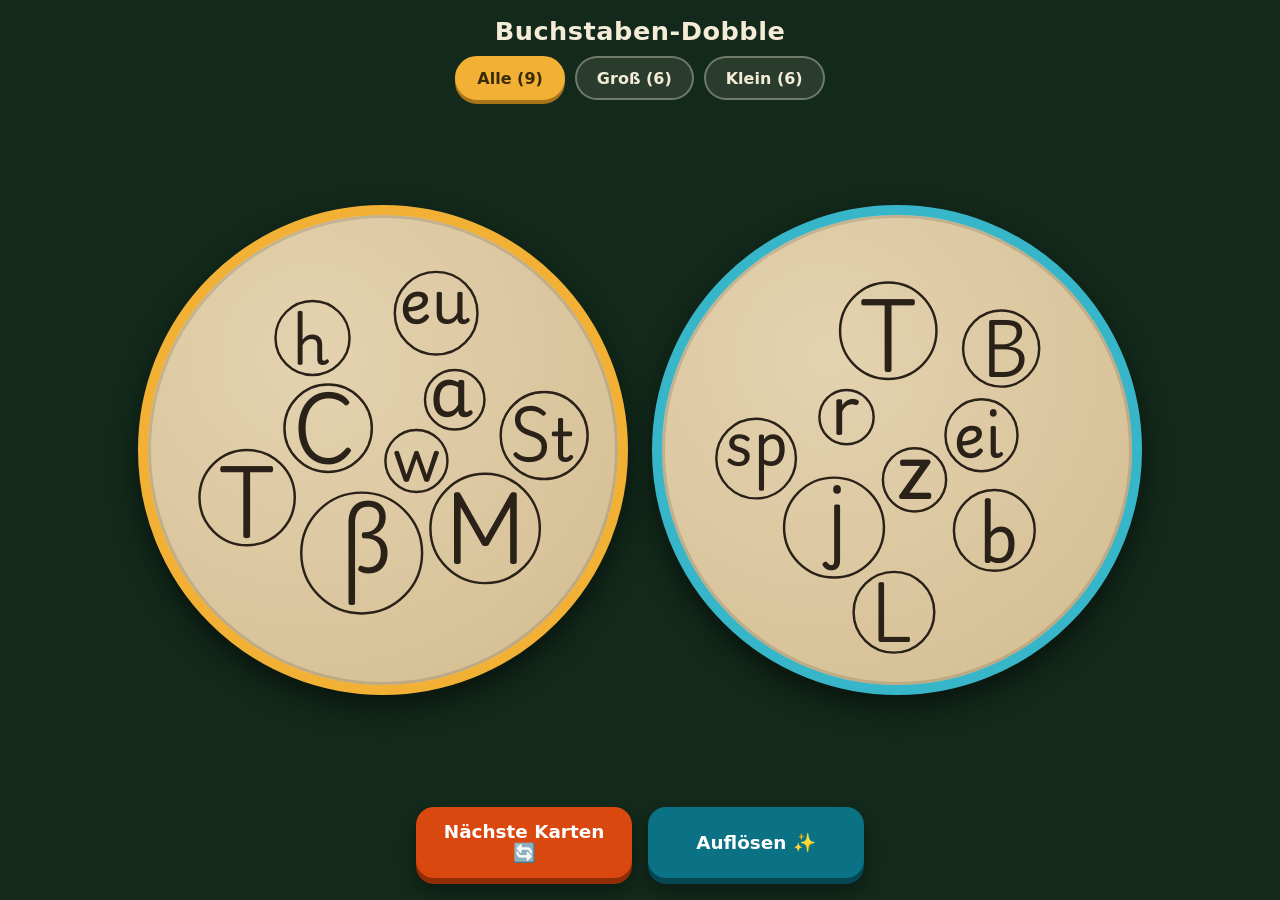
<file: index.html>
<!DOCTYPE html>
<html lang="de">
<head>
    <meta charset="UTF-8">
    <meta name="viewport" content="width=device-width, initial-scale=1.0, maximum-scale=1.0, user-scalable=no">
    <!-- 1. Der Standard für alle PWA-Funktionen (Android, Desktop, modern browsers) -->
<link rel="manifest" href="manifest.json">

<!-- 2. Spezieller Zusatz-Fallback für iOS / Safari -->
<link rel="apple-touch-icon" href="icons/icon-192.png">
    <title>Buchstaben-Dobble</title>
    <link rel="manifest" href="manifest.json">
    <link rel="apple-touch-icon" href="icon-192.png">
    <meta name="apple-mobile-web-app-capable" content="yes">
    <meta name="apple-mobile-web-app-status-bar-style" content="black-translucent">
    <meta name="apple-mobile-web-app-title" content="Buchstaben-Dobble">
    <meta name="theme-color" content="#12291b">
    <link rel="stylesheet" href="style.css">
</head>
<body>

    <h1>Buchstaben-Dobble</h1>

    <div class="sets">
        <button id="set-alle" class="set-btn" onclick="setCardSet('alle')">Alle (9)</button>
        <button id="set-gross" class="set-btn" onclick="setCardSet('gross')">Groß (6)</button>
        <button id="set-klein" class="set-btn" onclick="setCardSet('klein')">Klein (6)</button>
    </div>

    <main>
        <div id="card1" class="card"></div>
        <div id="card2" class="card"></div>
    </main>

    <footer>
        <button id="btn-next" onclick="nextRound()">Nächste Karten 🔄</button>
        <button id="btn-solve" onclick="showSolution()">Auflösen ✨</button>
    </footer>

    <script src="cards.js"></script>
    <script>
        // ------------------------------------------------------------
        // Jede Karte ist ein SVG mit festem Koordinatensystem (270 x 270,
        // Mittelpunkt = 0/0). Das SVG skaliert mit der Kartengröße, deshalb
        // sieht die Anordnung auf jedem Bildschirm gleich aus und muss bei
        // Größenänderung nicht neu berechnet werden.
        //
        // Jedes Zeichen sitzt in einem dünnen Ring. Dessen Größe richtet sich
        // nach dem kleinsten Kreis um die Umrisse des Zeichens (SYM_METRICS
        // in cards.js: Mittelpunkt x, Mittelpunkt y, Radius - in em), sodass
        // der Ring das Zeichen immer umschließt. Die Ringe werden als Kreise
        // platziert: kein Überlappen, mit Mindestabstand, und immer innerhalb
        // des Kartenrands.
        // Buchstaben bleiben aufrecht (keine Drehung), sonst wären b/d/p/q
        // oder n/u nicht mehr unterscheidbar.
        // ------------------------------------------------------------
        const SVG_NS = 'http://www.w3.org/2000/svg';
        const CARD_UNITS = 270;          // Koordinatensystem der Karte
        const R_MAX = 127;               // so weit darf ein Ring vom Mittelpunkt reichen (Kartenrand innen: 135)
        const GAP = 6;                   // Mindestabstand zwischen zwei Ringen
        const RING_PAD = 4;              // Abstand zwischen dem Zeichen und dem Ring
        // Ausgangsschriftgröße (in Karteneinheiten) je Anzahl Zeichen pro Karte:
        // weniger Zeichen -> größere Schrift
        const BASE_PX_BY_COUNT = { 6: 46, 9: 38 };
        const GOLDEN_ANGLE = Math.PI * (3 - Math.sqrt(5));

        const MAX_CARD_PX = 560;
        const MIN_CARD_PX = 270;
        const CARD_SAFETY_MARGIN_PX = 10;

        let activeCards = CARD_SETS.alle;
        let card1Idx = 0, card2Idx = 1;
        let layout1 = [], layout2 = [];

        function generateLayout(symbols) {
            const count = symbols.length;
            const base = BASE_PX_BY_COUNT[count] || BASE_PX_BY_COUNT[9];
            const items = symbols.map((sym, i) => {
                const px = base * (0.85 + Math.random() * 0.35); // unterschiedliche Größen
                return { i, px, half: SYM_METRICS[sym][2] * px };  // Radius des Kreises um das Zeichen
            });

            // Gleichmäßige Basis-Slots (Sonnenblumen-Verteilung), zufällig zugelost
            const slotMaxR = R_MAX - 35;
            const rot = Math.random() * Math.PI * 2;
            const slots = [];
            for (let k = 0; k < count; k++) {
                const idx = k + 0.5;
                const r = slotMaxR * Math.sqrt(idx / count);
                const th = idx * GOLDEN_ANGLE + rot;
                slots.push({ x: r * Math.cos(th), y: r * Math.sin(th) });
            }
            for (let k = slots.length - 1; k > 0; k--) {
                const j = Math.floor(Math.random() * (k + 1));
                [slots[k], slots[j]] = [slots[j], slots[k]];
            }

            const placed = [];
            const result = new Array(count);

            // 0 = passt; sonst Maß der Verletzung (für den Notfall-Fallback)
            function violation(x, y, r) {
                let v = Math.max(0, Math.hypot(x, y) + r - R_MAX);
                for (const p of placed) {
                    const pen = r + p.r + GAP - Math.hypot(x - p.x, y - p.y);
                    if (pen > 0) v += pen;
                }
                return v;
            }

            // Größte Zeichen zuerst -> bessere Packung
            const order = [...items].sort((a, b) => b.half - a.half);
            order.forEach((item, n) => {
                const slot = slots[n];
                let final = null, best = null, bestV = Infinity;

                for (let step = 0; step < 20 && !final; step++) {
                    const mult = Math.max(0.5, Math.pow(0.92, step));
                    const r = item.half * mult + RING_PAD;
                    const px = item.px * mult;

                    const tryPos = (x, y) => {
                        const v = violation(x, y, r);
                        if (v === 0) { final = { x, y, px, r }; return true; }
                        if (v < bestV) { bestV = v; best = { x, y, px, r }; }
                        return false;
                    };

                    // A: kleine Streuung um den Slot (erhält die Gleichmäßigkeit)
                    outer: for (const jr of [4, 10, 18, 28, 40]) {
                        for (let a = 0; a < 40; a++) {
                            if (tryPos(slot.x + (Math.random() * 2 - 1) * jr,
                                       slot.y + (Math.random() * 2 - 1) * jr)) break outer;
                        }
                    }
                    // B: breite Suche über die ganze Karte
                    for (let a = 0; a < 300 && !final; a++) {
                        const d = Math.sqrt(Math.random()) * Math.max(0, R_MAX - r);
                        const th = Math.random() * Math.PI * 2;
                        tryPos(d * Math.cos(th), d * Math.sin(th));
                    }
                }
                if (!final) final = best; // Notfall: bestes Ergebnis nehmen
                placed.push(final);
                result[item.i] = final;
            });
            return result;
        }

        function svgEl(name, attrs) {
            const el = document.createElementNS(SVG_NS, name);
            for (const k in attrs) el.setAttribute(k, attrs[k]);
            return el;
        }

        function renderCard(id, symbols, layout, common) {
            const el = document.getElementById(id);
            el.innerHTML = '';
            const half = CARD_UNITS / 2;
            const svg = svgEl('svg', { viewBox: `${-half} ${-half} ${CARD_UNITS} ${CARD_UNITS}` });

            symbols.forEach((sym, i) => {
                const p = layout[i];
                const m = SYM_METRICS[sym];

                // Dünner Ring um das Zeichen; beim Auflösen wird der Ring des Treffers rot markiert
                svg.appendChild(svgEl('circle', {
                    class: sym === common ? 'ring highlight' : 'ring',
                    cx: p.x, cy: p.y, r: p.r
                }));

                // Schreibposition so wählen, dass der Mittelpunkt des Zeichenkreises auf (x, y) liegt
                const t = svgEl('text', {
                    class: 'sym',
                    x: p.x - m[0] * p.px,
                    y: p.y + m[1] * p.px,
                    'font-size': p.px
                });
                t.textContent = sym;
                svg.appendChild(t);
            });

            el.appendChild(svg);
        }

        function nextRound() {
            card1Idx = Math.floor(Math.random() * activeCards.length);
            do { card2Idx = Math.floor(Math.random() * activeCards.length); } while (card2Idx === card1Idx);

            layout1 = generateLayout(activeCards[card1Idx]);
            layout2 = generateLayout(activeCards[card2Idx]);
            renderCard('card1', activeCards[card1Idx], layout1);
            renderCard('card2', activeCards[card2Idx], layout2);
        }

        function setCardSet(name) {
            activeCards = CARD_SETS[name];
            for (const n of Object.keys(CARD_SETS)) {
                document.getElementById('set-' + n).classList.toggle('active', n === name);
            }
            nextRound();
        }

        function showSolution() {
            const c1 = activeCards[card1Idx], c2 = activeCards[card2Idx];
            const common = c1.find(s => c2.includes(s));
            renderCard('card1', c1, layout1, common);
            renderCard('card2', c2, layout2, common);
        }

        // Kartengröße = verfügbarer Platz zwischen Titel und Buttons
        function updateCardSize() {
            const main = document.querySelector('main');
            const rect = main.getBoundingClientRect();
            if (rect.width <= 0 || rect.height <= 0) return;
            const gap = parseFloat(getComputedStyle(main).gap) || 0;
            const sideBySide = window.matchMedia('(orientation: landscape) and (min-width: 768px)').matches;

            let size = sideBySide
                ? Math.min((rect.width - gap) / 2, rect.height)
                : Math.min(rect.width, (rect.height - gap) / 2);
            size = Math.max(MIN_CARD_PX, Math.min(MAX_CARD_PX, size - CARD_SAFETY_MARGIN_PX));

            for (const id of ['card1', 'card2']) {
                const c = document.getElementById(id);
                c.style.width = c.style.height = size + 'px';
            }
        }

        window.addEventListener('resize', updateCardSize);
        window.addEventListener('orientationchange', () => setTimeout(updateCardSize, 50));
        window.addEventListener('load', () => {
            updateCardSize();
            setCardSet('alle');
        });
    </script>

    <script>
        // Service Worker: App funktioniert nach dem ersten Aufruf auch offline.
        if ('serviceWorker' in navigator) {
            window.addEventListener('load', () => {
                navigator.serviceWorker.register('service-worker.js').catch(err => {
                    console.error('Service-Worker-Registrierung fehlgeschlagen:', err);
                });
            });
        }
    </script>
</body>
</html>
</file>
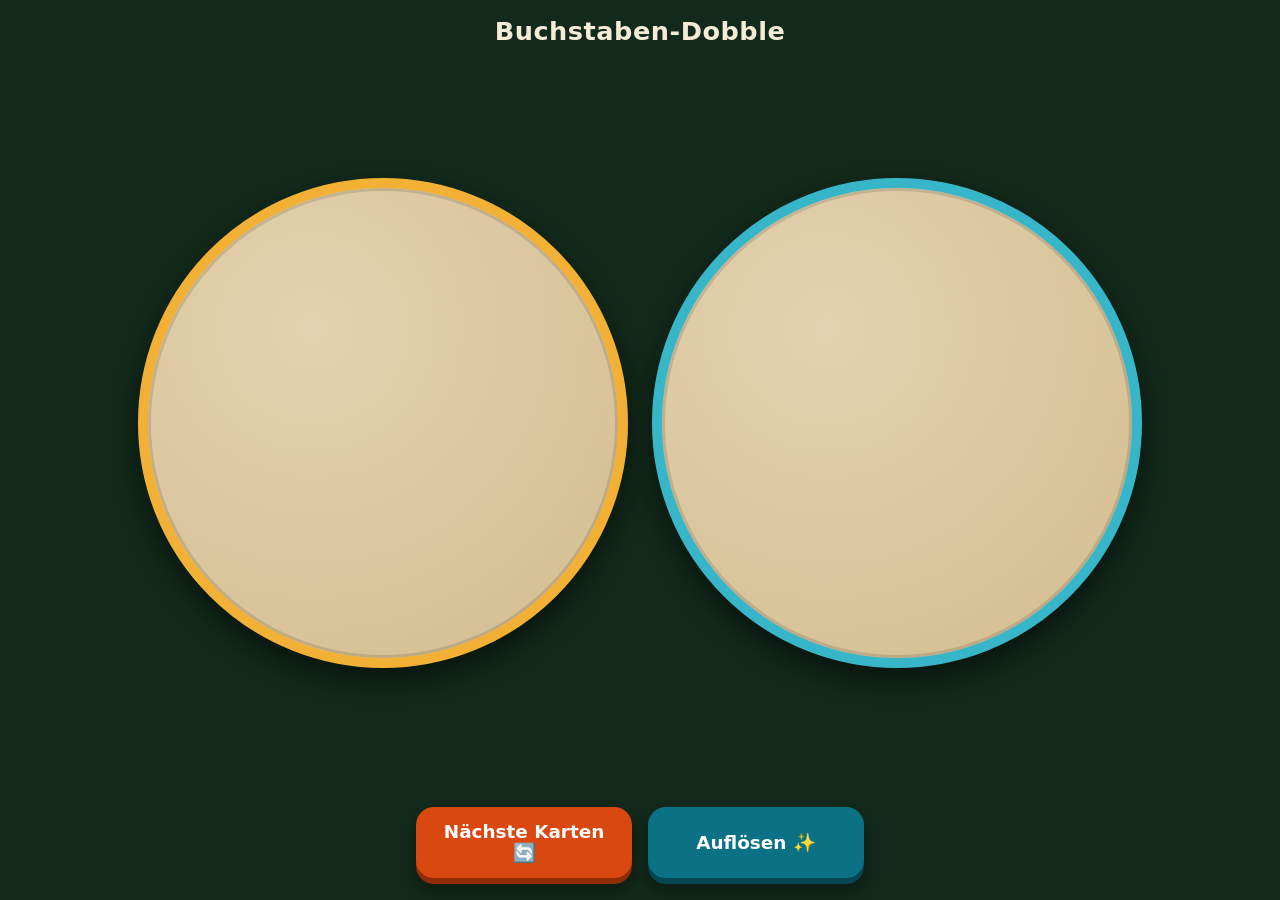
<file: index (1).html>
<!DOCTYPE html>
<html lang="de">
<head>
    <meta charset="UTF-8">
    <meta name="viewport" content="width=device-width, initial-scale=1.0, maximum-scale=1.0, user-scalable=no">
    <title>Buchstaben-Dobble</title>
    <link rel="manifest" href="manifest.json">
    <link rel="apple-touch-icon" href="icon-192.png">
    <meta name="apple-mobile-web-app-capable" content="yes">
    <meta name="apple-mobile-web-app-status-bar-style" content="black-translucent">
    <meta name="apple-mobile-web-app-title" content="Buchstaben-Dobble">
    <meta name="theme-color" content="#4f46e5">
    <link rel="stylesheet" href="style.css">
</head>
<body>

    <h1>Buchstaben-Dobble</h1>

    <main>
        <div id="card1" class="card"></div>
        <div id="card2" class="card"></div>
    </main>

    <footer>
        <button id="btn-next" onclick="nextRound()">Nächste Karten 🔄</button>
        <button id="btn-solve" onclick="showSolution()">Auflösen ✨</button>
    </footer>

    <script src="cards.js"></script>
    <script>
        // ------------------------------------------------------------
        // Zufällig verstreutes Layout mit Kollisionsvermeidung.
        // Alle Maße sind Bruchteile der Kartenbreite (Referenz 270px),
        // die Schriftgröße wird mit der Kartengröße mitskaliert -
        // dadurch sieht die Anordnung auf jeder Kartengröße gleich aus.
        // Buchstaben bleiben immer aufrecht (keine Drehung), sonst wären
        // b/d/p/q oder n/u nicht mehr unterscheidbar.
        // ------------------------------------------------------------
        const REFERENCE_CARD_PX = 270;
        const MAX_CARD_PX = 560;
        const CARD_SAFETY_MARGIN_PX = 10;
        const BASE_REM = 2.4;
        const PADDING_PX = 5;
        const SAFE_EDGE_R = 0.42;
        const GOLDEN_ANGLE = Math.PI * (3 - Math.sqrt(5));

        let card1Idx = 0, card2Idx = 1;
        let layout1 = [], layout2 = [];

        // Kreis, der das Zeichen (Breite ~0.6em pro Buchstabe, Höhe ~0.9em) umschließt
        function footprintFrac(rem, text) {
            const em = rem * 16;
            const radius = 0.5 * Math.hypot(0.6 * text.length * em, 0.9 * em);
            return (radius + PADDING_PX) / REFERENCE_CARD_PX;
        }

        function generateLayout(symbols) {
            const count = symbols.length;
            const items = symbols.map((text, i) => {
                const rem = BASE_REM * (0.85 + Math.random() * 0.35);
                return { i, text, rem, frac: footprintFrac(rem, text) };
            });

            // Gleichmäßige Basis-Slots (Sonnenblumen-Verteilung), zufällig zugelost
            const typical = footprintFrac(BASE_REM, 'ab');
            const slotMaxR = Math.max(0.1, SAFE_EDGE_R - typical);
            const rot = Math.random() * Math.PI * 2;
            const slots = [];
            for (let k = 0; k < count; k++) {
                const idx = k + 0.5;
                const r = slotMaxR * Math.sqrt(idx / count);
                const th = idx * GOLDEN_ANGLE + rot;
                slots.push({ x: r * Math.cos(th), y: r * Math.sin(th) });
            }
            for (let k = slots.length - 1; k > 0; k--) {
                const j = Math.floor(Math.random() * (k + 1));
                [slots[k], slots[j]] = [slots[j], slots[k]];
            }

            const order = [...items].sort((a, b) => b.frac - a.frac); // Größte zuerst
            const placed = [];
            const result = new Array(count);

            function fits(x, y, frac) {
                let minMargin = Infinity;
                for (const p of placed) {
                    minMargin = Math.min(minMargin, Math.hypot(x - p.x, y - p.y) - (frac + p.frac));
                }
                return minMargin;
            }

            order.forEach((item, n) => {
                const slot = slots[n];
                let final = null;

                for (let step = 0; step < 20 && !final; step++) {
                    const mult = Math.max(0.4, Math.pow(0.88, step));
                    const frac = item.frac * mult;
                    const maxR = Math.max(0.05, SAFE_EDGE_R - frac);
                    let best = null, bestMargin = -Infinity;

                    const tryPos = (x, y) => {
                        if (Math.hypot(x, y) > maxR) return false;
                        const m = fits(x, y, frac);
                        if (m >= 0) { final = { x, y, frac, rem: item.rem * mult }; return true; }
                        if (m > bestMargin) { bestMargin = m; best = { x, y }; }
                        return false;
                    };

                    // A: kleine Streuung um den Slot
                    outer: for (const jr of [0.02, 0.05, 0.09, 0.14, 0.20]) {
                        for (let a = 0; a < 40; a++) {
                            if (tryPos(slot.x + (Math.random() * 2 - 1) * jr,
                                       slot.y + (Math.random() * 2 - 1) * jr)) break outer;
                        }
                    }
                    // B: breite Suche über die ganze Karte
                    for (let a = 0; a < 250 && !final; a++) {
                        const r = Math.sqrt(Math.random()) * maxR;
                        const th = Math.random() * Math.PI * 2;
                        tryPos(r * Math.cos(th), r * Math.sin(th));
                    }
                    // C: letzter Ausweg - bestes Ergebnis nehmen
                    if (!final && mult <= 0.4) {
                        final = { x: best ? best.x : 0, y: best ? best.y : 0, frac, rem: item.rem * mult };
                    }
                }
                placed.push(final);
                result[item.i] = { x: final.x, y: final.y, rem: final.rem };
            });
            return result;
        }

        function renderCard(id, symbols, layout, common) {
            const el = document.getElementById(id);
            el.innerHTML = '';
            const size = el.getBoundingClientRect().width || REFERENCE_CARD_PX;
            const scale = size / REFERENCE_CARD_PX;

            symbols.forEach((text, i) => {
                const pos = layout[i];
                const div = document.createElement('div');
                const isMatch = common !== undefined && text === common;
                div.className = 'sym' + (isMatch ? ' highlight' : '');
                div.style.fontSize = (pos.rem * (isMatch ? 1.2 : 1) * 16 * scale) + 'px';
                div.style.left = (size / 2 + pos.x * size) + 'px';
                div.style.top = (size / 2 + pos.y * size) + 'px';
                div.textContent = text;
                el.appendChild(div);
            });
        }

        function nextRound() {
            card1Idx = Math.floor(Math.random() * CARDS.length);
            do { card2Idx = Math.floor(Math.random() * CARDS.length); } while (card2Idx === card1Idx);

            layout1 = generateLayout(CARDS[card1Idx]);
            layout2 = generateLayout(CARDS[card2Idx]);
            renderCard('card1', CARDS[card1Idx], layout1);
            renderCard('card2', CARDS[card2Idx], layout2);
        }

        function showSolution() {
            const c1 = CARDS[card1Idx], c2 = CARDS[card2Idx];
            const common = c1.find(s => c2.includes(s));
            renderCard('card1', c1, layout1, common);
            renderCard('card2', c2, layout2, common);
        }

        // Kartengröße = verfügbarer Platz zwischen Titel und Buttons
        function updateCardSize() {
            const main = document.querySelector('main');
            const rect = main.getBoundingClientRect();
            if (rect.width <= 0 || rect.height <= 0) return;
            const gap = parseFloat(getComputedStyle(main).gap) || 0;
            const sideBySide = window.matchMedia('(orientation: landscape) and (min-width: 768px)').matches;

            let size = sideBySide
                ? Math.min((rect.width - gap) / 2, rect.height)
                : Math.min(rect.width, (rect.height - gap) / 2);
            size = Math.max(REFERENCE_CARD_PX, Math.min(MAX_CARD_PX, size - CARD_SAFETY_MARGIN_PX));

            for (const id of ['card1', 'card2']) {
                const c = document.getElementById(id);
                c.style.width = c.style.height = size + 'px';
            }
        }

        function handleResize() {
            updateCardSize();
            if (layout1.length) {
                renderCard('card1', CARDS[card1Idx], layout1);
                renderCard('card2', CARDS[card2Idx], layout2);
            }
        }

        window.addEventListener('resize', handleResize);
        window.addEventListener('orientationchange', () => setTimeout(handleResize, 50));
        window.addEventListener('load', () => {
            updateCardSize();
            nextRound();
        });
    </script>

    <script>
        // Service Worker: App funktioniert nach dem ersten Aufruf auch offline.
        if ('serviceWorker' in navigator) {
            window.addEventListener('load', () => {
                navigator.serviceWorker.register('service-worker.js').catch(err => {
                    console.error('Service-Worker-Registrierung fehlgeschlagen:', err);
                });
            });
        }
    </script>
</body>
</html>
</file>
<file: style.css>
@font-face {
    font-family: 'Playwrite DE Grund';
    src: url('fonts/playwrite-de-grund-400.woff2') format('woff2');
    font-weight: 400;
    font-style: normal;
    font-display: block;
}

/* ------------------------------------------------------------
   Farben an einer Stelle - hier lässt sich das Aussehen ändern
   ------------------------------------------------------------ */
:root {
    --bg: #12291b;            /* dunkelgrün, dunkler als eine Schultafel */
    --cream: #f4ecd6;         /* Schrift auf dem Hintergrund */
    --jute-light: #e4d3b0;    /* Karte: Jute-Ton, helle Mitte */
    --jute-dark: #d3bc90;     /* Karte: Jute-Ton, Rand */
    --ink: #2a2118;           /* Zeichen auf den Karten */
    --frame-1: #f2b134;       /* Rahmen Karte 1: Sonnengelb */
    --frame-2: #38b6c9;       /* Rahmen Karte 2: Türkis */
    --mark: #c92a2a;          /* Markierung beim Auflösen */
}

*, *::before, *::after { box-sizing: border-box; }

html, body {
    height: 100%;
    background: var(--bg);
}

body {
    margin: 0;
    padding: 12px;
    display: flex;
    flex-direction: column;
    overflow: hidden;
    color: var(--cream);
    font-family: ui-rounded, 'SF Pro Rounded', system-ui, -apple-system, 'Segoe UI', Roboto, 'Helvetica Neue', Arial, sans-serif;
    touch-action: manipulation;
    user-select: none;
    -webkit-user-select: none;
    -webkit-tap-highlight-color: transparent;
}

h1 {
    flex: none;
    margin: 4px 0 10px;
    text-align: center;
    font-size: 1.6rem;
    font-weight: 800;
    letter-spacing: 0.02em;
}

/* ------------------------------------------------------------
   Auswahl des Kartensatzes
   ------------------------------------------------------------ */
.sets {
    flex: none;
    display: flex;
    justify-content: center;
    gap: 10px;
    margin-bottom: 10px;
}

.set-btn {
    min-height: 44px;
    padding: 10px 20px;
    border: 2px solid rgba(244, 236, 214, 0.35);
    border-radius: 999px;
    background: rgba(244, 236, 214, 0.10);
    color: var(--cream);
    font-family: inherit;
    font-size: 1rem;
    font-weight: 700;
    cursor: pointer;
    transition: background-color 150ms, color 150ms, transform 120ms;
}

.set-btn:active { transform: scale(0.95); }

.set-btn.active {
    border-color: var(--frame-1);
    background: var(--frame-1);
    color: #3a2a05;
    box-shadow: 0 4px 0 #a8741a;
}

/* ------------------------------------------------------------
   Karten
   ------------------------------------------------------------ */
main {
    flex: 1 1 0;
    min-height: 0;
    width: 100%;
    max-width: 64rem;
    margin: 0 auto;
    display: flex;
    flex-direction: column;
    align-items: center;
    justify-content: center;
    gap: 24px;
}

@media (orientation: landscape) and (min-width: 768px) {
    main { flex-direction: row; }
}

.card {
    width: 270px;
    height: 270px;
    flex-shrink: 0;
    position: relative;
    background: radial-gradient(circle at 35% 30%, var(--jute-light), var(--jute-dark));
    border: 10px solid var(--frame);
    border-radius: 50%;
    box-shadow: 0 12px 26px rgba(0, 0, 0, 0.5), inset 0 0 0 3px rgba(42, 33, 24, 0.15);
}
#card1 { --frame: var(--frame-1); }
#card2 { --frame: var(--frame-2); }

.card svg {
    position: absolute;
    inset: 0;
    width: 100%;
    height: 100%;
    overflow: visible;
}

/* Nur die Zeichen auf den Karten nutzen die Grundschrift
   (Titel und Buttons: Systemschrift, weil die Schrift kein Fett hat). */
.sym {
    font-family: 'Playwrite DE Grund', sans-serif;
    font-weight: 400;
    fill: var(--ink);
}

/* Dünner Ring um jedes Zeichen (deutlich dünner als der Schriftstrich) */
.ring {
    fill: none;
    stroke: var(--ink);
    stroke-width: 1.4;
}

.highlight {
    fill: rgba(201, 42, 42, 0.18);
    stroke: var(--mark);
    stroke-width: 4;
}

/* ------------------------------------------------------------
   Buttons unten
   ------------------------------------------------------------ */
footer {
    flex: none;
    width: 100%;
    max-width: 30rem;
    margin: 0 auto;
    padding: 18px 16px 10px;
    display: flex;
    gap: 16px;
}

footer button {
    flex: 1;
    min-height: 56px;
    padding: 14px 16px;
    border: none;
    border-radius: 18px;
    color: #fff;
    font-family: inherit;
    font-size: 1.15rem;
    font-weight: 800;
    cursor: pointer;
    box-shadow: 0 6px 0 var(--shadow), 0 12px 16px rgba(0, 0, 0, 0.35);
    transition: transform 120ms, box-shadow 120ms;
}

footer button:active {
    transform: translateY(4px);
    box-shadow: 0 2px 0 var(--shadow), 0 4px 8px rgba(0, 0, 0, 0.35);
}

#btn-next  { background: #d9480f; --shadow: #8f2d06; }
#btn-solve { background: #0b7285; --shadow: #064552; }
</file>
